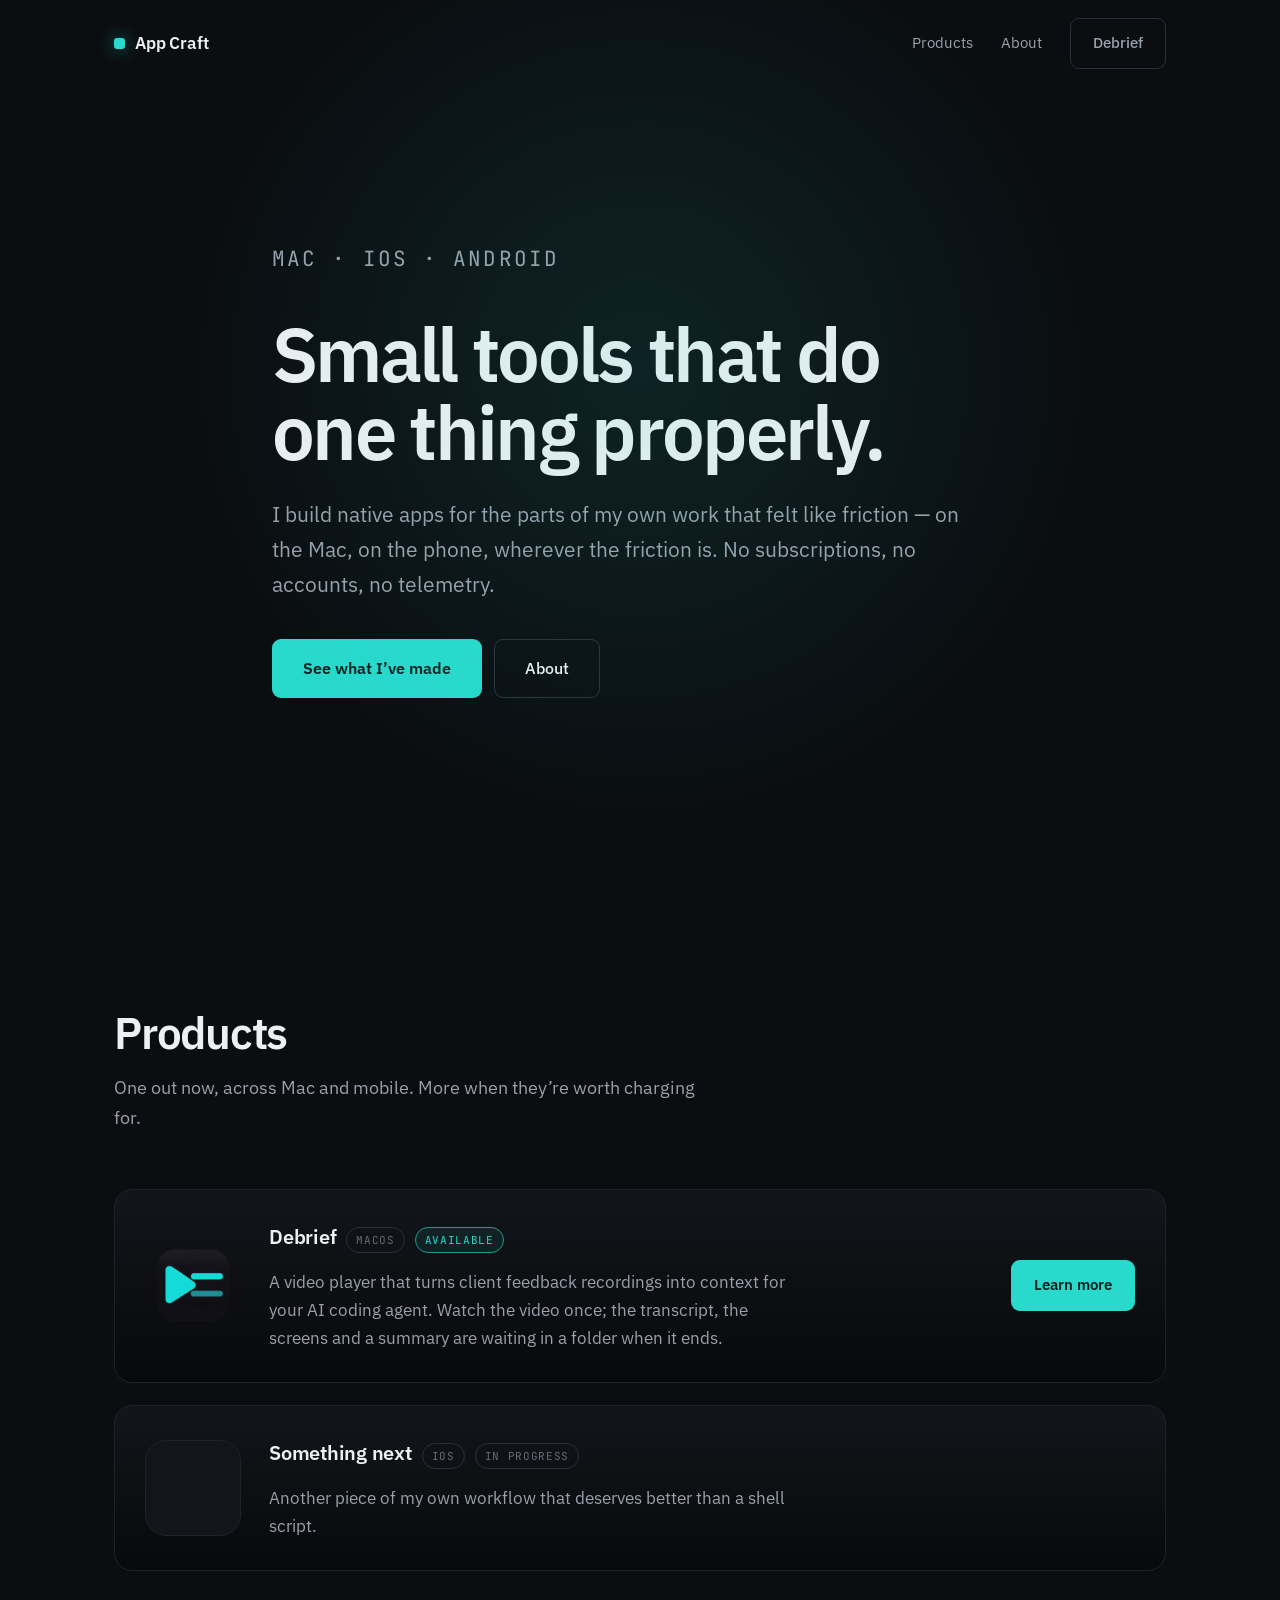
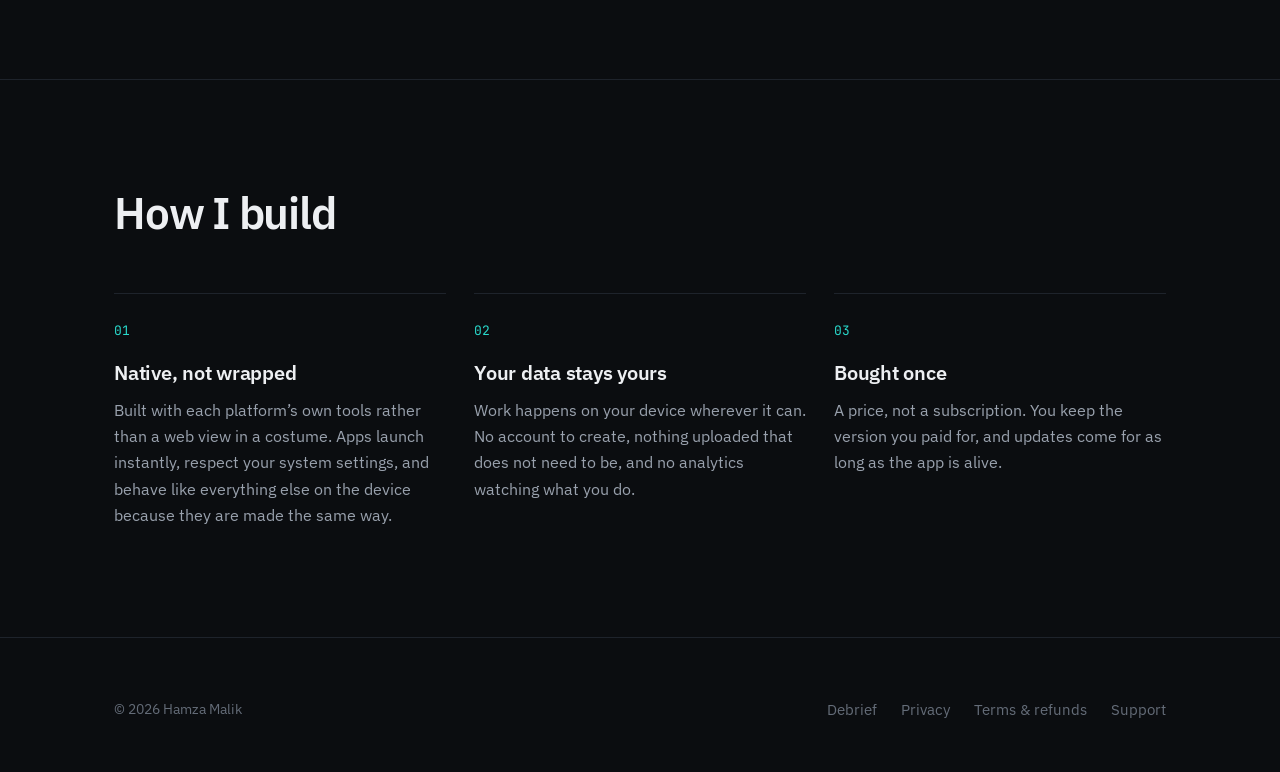
<file: index.html>
<!DOCTYPE html>
<html lang="en">
<head>
<meta charset="utf-8">
<meta name="viewport" content="width=device-width, initial-scale=1">
<title>App Craft — software for Mac, iOS and Android</title>
<meta name="description" content="Small, focused apps for Mac, iPhone and Android that do one thing properly. Made by Hamza Malik.">
<meta property="og:title" content="App Craft — software for Mac, iOS and Android">
<meta property="og:description" content="Small, focused apps that do one thing properly.">
<meta property="og:type" content="website">
<link rel="icon" href="assets/img/debrief-icon.png">
<link rel="preconnect" href="https://fonts.googleapis.com">
<link rel="preconnect" href="https://fonts.gstatic.com" crossorigin>
<link href="https://fonts.googleapis.com/css2?family=IBM+Plex+Sans:wght@400;500;600&family=JetBrains+Mono:wght@400;500&display=swap" rel="stylesheet">
<link rel="stylesheet" href="assets/style.css">
</head>
<body>

<nav class="nav">
  <div class="wrap nav__inner">
    <a class="brand" href="/"><span class="brand__mark" aria-hidden="true"></span> App Craft</a>
    <div class="nav__links">
      <a href="#products">Products</a>
      <a href="#about">About</a>
      <a class="btn btn--ghost" href="debrief.html">Debrief</a>
    </div>
  </div>
</nav>

<header class="hero">
  <div class="hero__glow" aria-hidden="true"></div>
  <div class="wrap">
    <p class="eyebrow reveal">Mac &middot; iOS &middot; Android</p>
    <h1 class="reveal" data-delay="1">Small tools that do one thing properly.</h1>
    <p class="reveal" data-delay="2">
      I build native apps for the parts of my own work that felt like friction — on the Mac,
      on the phone, wherever the friction is. No subscriptions, no accounts, no telemetry.
    </p>
    <div class="hero__actions reveal" data-delay="3">
      <a class="btn btn--primary btn--lg" href="#products">See what I&rsquo;ve made</a>
      <a class="btn btn--ghost btn--lg" href="#about">About</a>
    </div>
  </div>
</header>

<section id="products">
  <div class="wrap">
    <div class="section-head reveal">
      <h2>Products</h2>
      <p class="lede">One out now, across Mac and mobile. More when they&rsquo;re worth charging for.</p>
    </div>

    <div class="products">
      <article class="product reveal">
        <img class="product__icon" src="assets/img/debrief-icon.png" alt="Debrief app icon" width="96" height="96">
        <div>
          <div class="product__meta">
            <h3>Debrief</h3>
            <span class="tag">macOS</span>
            <span class="tag tag--live">Available</span>
          </div>
          <p>
            A video player that turns client feedback recordings into context for your AI coding
            agent. Watch the video once; the transcript, the screens and a summary are waiting
            in a folder when it ends.
          </p>
        </div>
        <a class="btn btn--primary" href="debrief.html">Learn more</a>
      </article>

      <article class="product product--soon reveal" data-delay="1">
        <div class="product__icon" style="background: var(--bg-raised); border: 1px solid var(--line);" aria-hidden="true"></div>
        <div>
          <div class="product__meta">
            <h3>Something next</h3>
            <span class="tag">iOS</span>
            <span class="tag">In progress</span>
          </div>
          <p>Another piece of my own workflow that deserves better than a shell script.</p>
        </div>
      </article>
    </div>
  </div>
</section>

<hr class="rule">

<section id="about">
  <div class="wrap">
    <div class="section-head reveal">
      <h2>How I build</h2>
    </div>

    <div class="steps">
      <div class="step reveal">
        <span class="step__n">01</span>
        <h3>Native, not wrapped</h3>
        <p>
          Built with each platform&rsquo;s own tools rather than a web view in a costume.
          Apps launch instantly, respect your system settings, and behave like everything
          else on the device because they are made the same way.
        </p>
      </div>
      <div class="step reveal" data-delay="1">
        <span class="step__n">02</span>
        <h3>Your data stays yours</h3>
        <p>
          Work happens on your device wherever it can. No account to create, nothing
          uploaded that does not need to be, and no analytics watching what you do.
        </p>
      </div>
      <div class="step reveal" data-delay="2">
        <span class="step__n">03</span>
        <h3>Bought once</h3>
        <p>
          A price, not a subscription. You keep the version you paid for, and updates
          come for as long as the app is alive.
        </p>
      </div>
    </div>
  </div>
</section>

<footer>
  <div class="wrap foot">
    <small>&copy; 2026 Hamza Malik</small>
    <div class="foot__links">
      <a href="debrief.html">Debrief</a>
      <a href="privacy.html">Privacy</a>
      <a href="terms.html">Terms &amp; refunds</a>
      <a href="mailto:appcraft.dev1@gmail.com">Support</a>
    </div>
  </div>
</footer>

<script src="assets/app.js"></script>
</body>
</html>
</file>
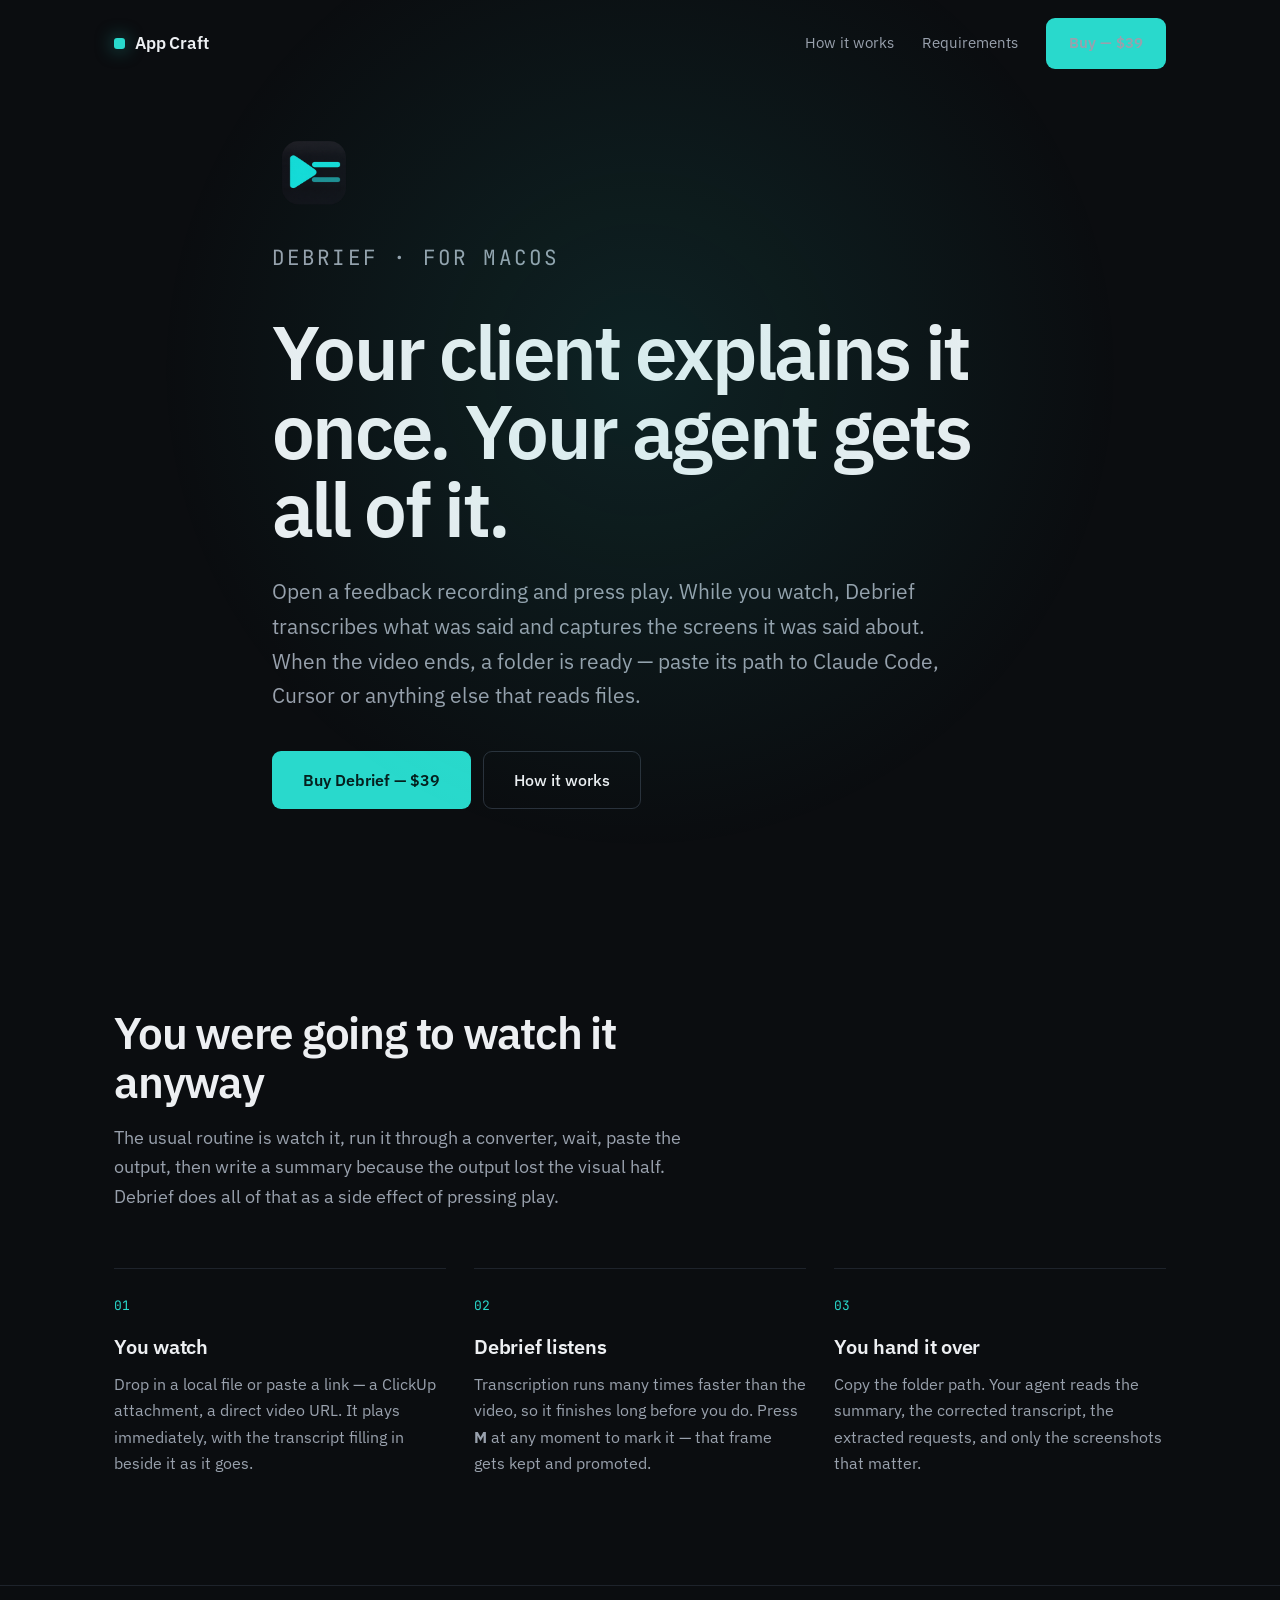
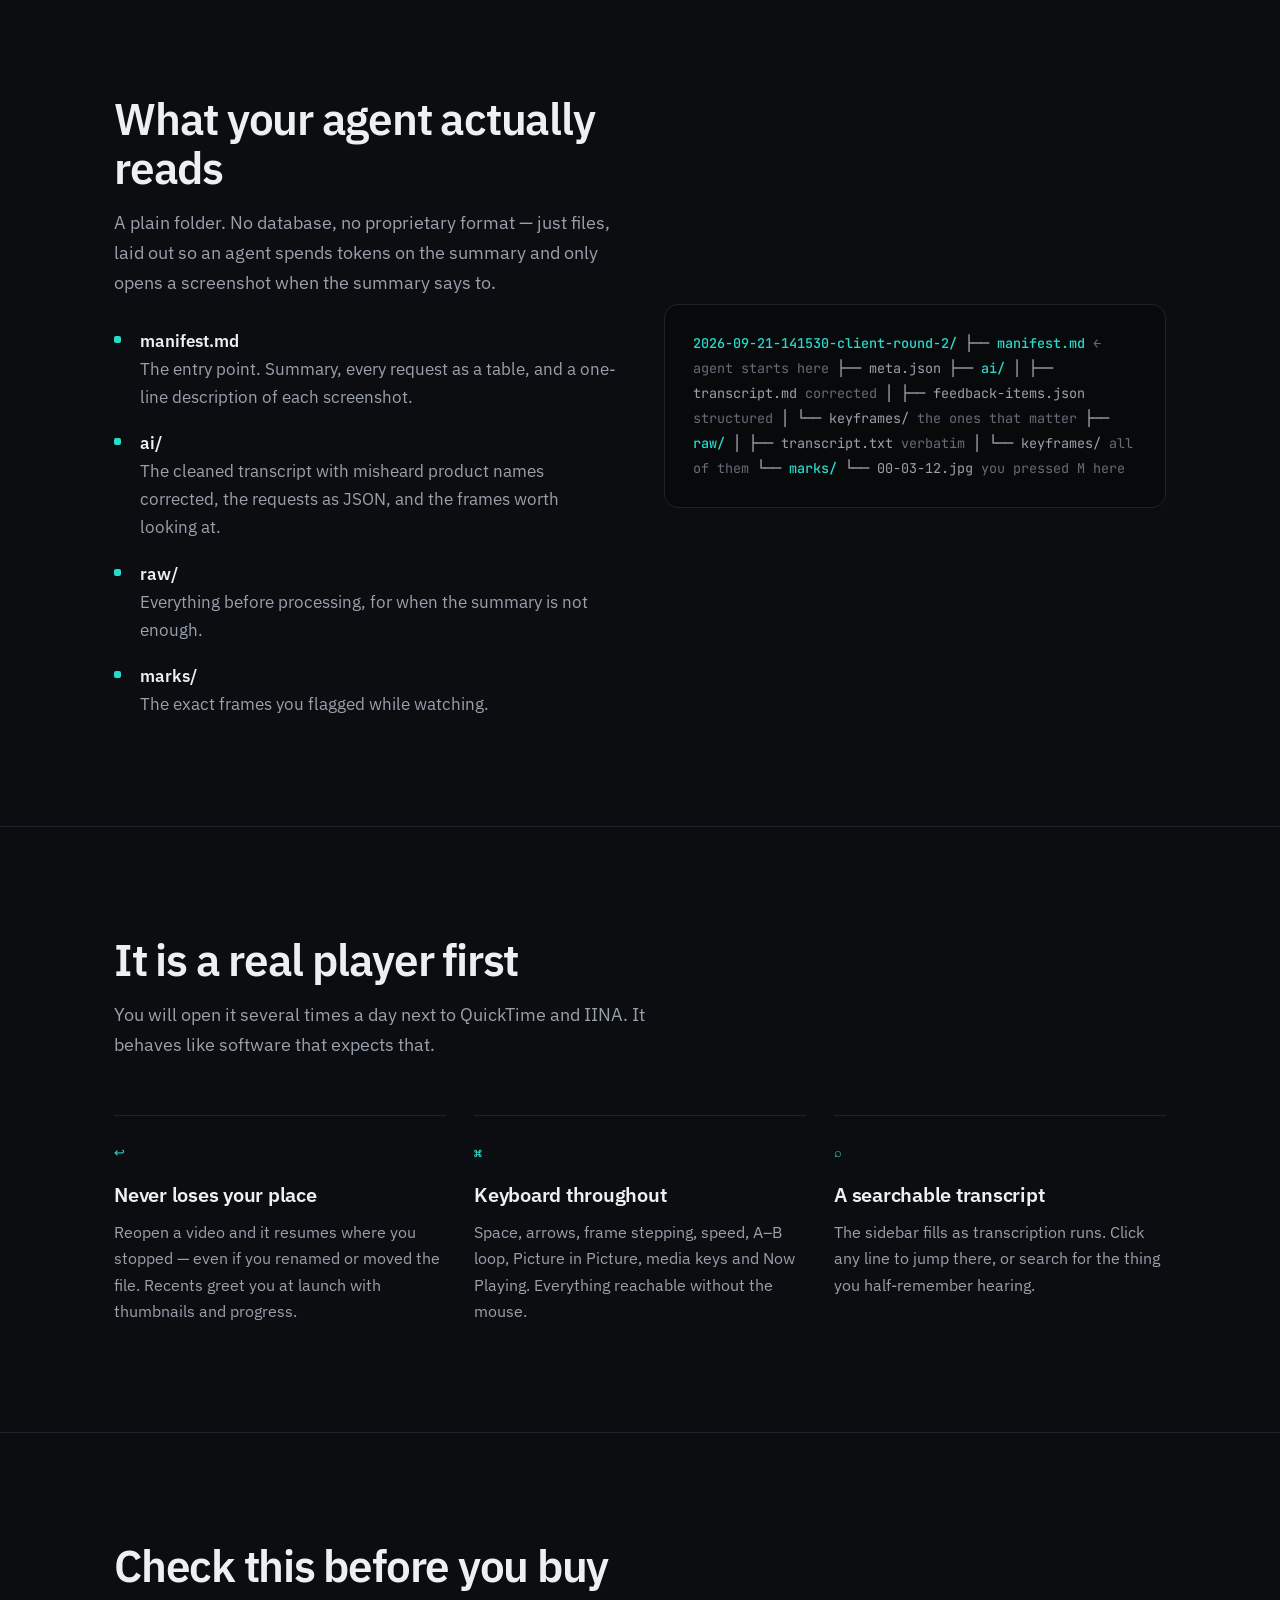
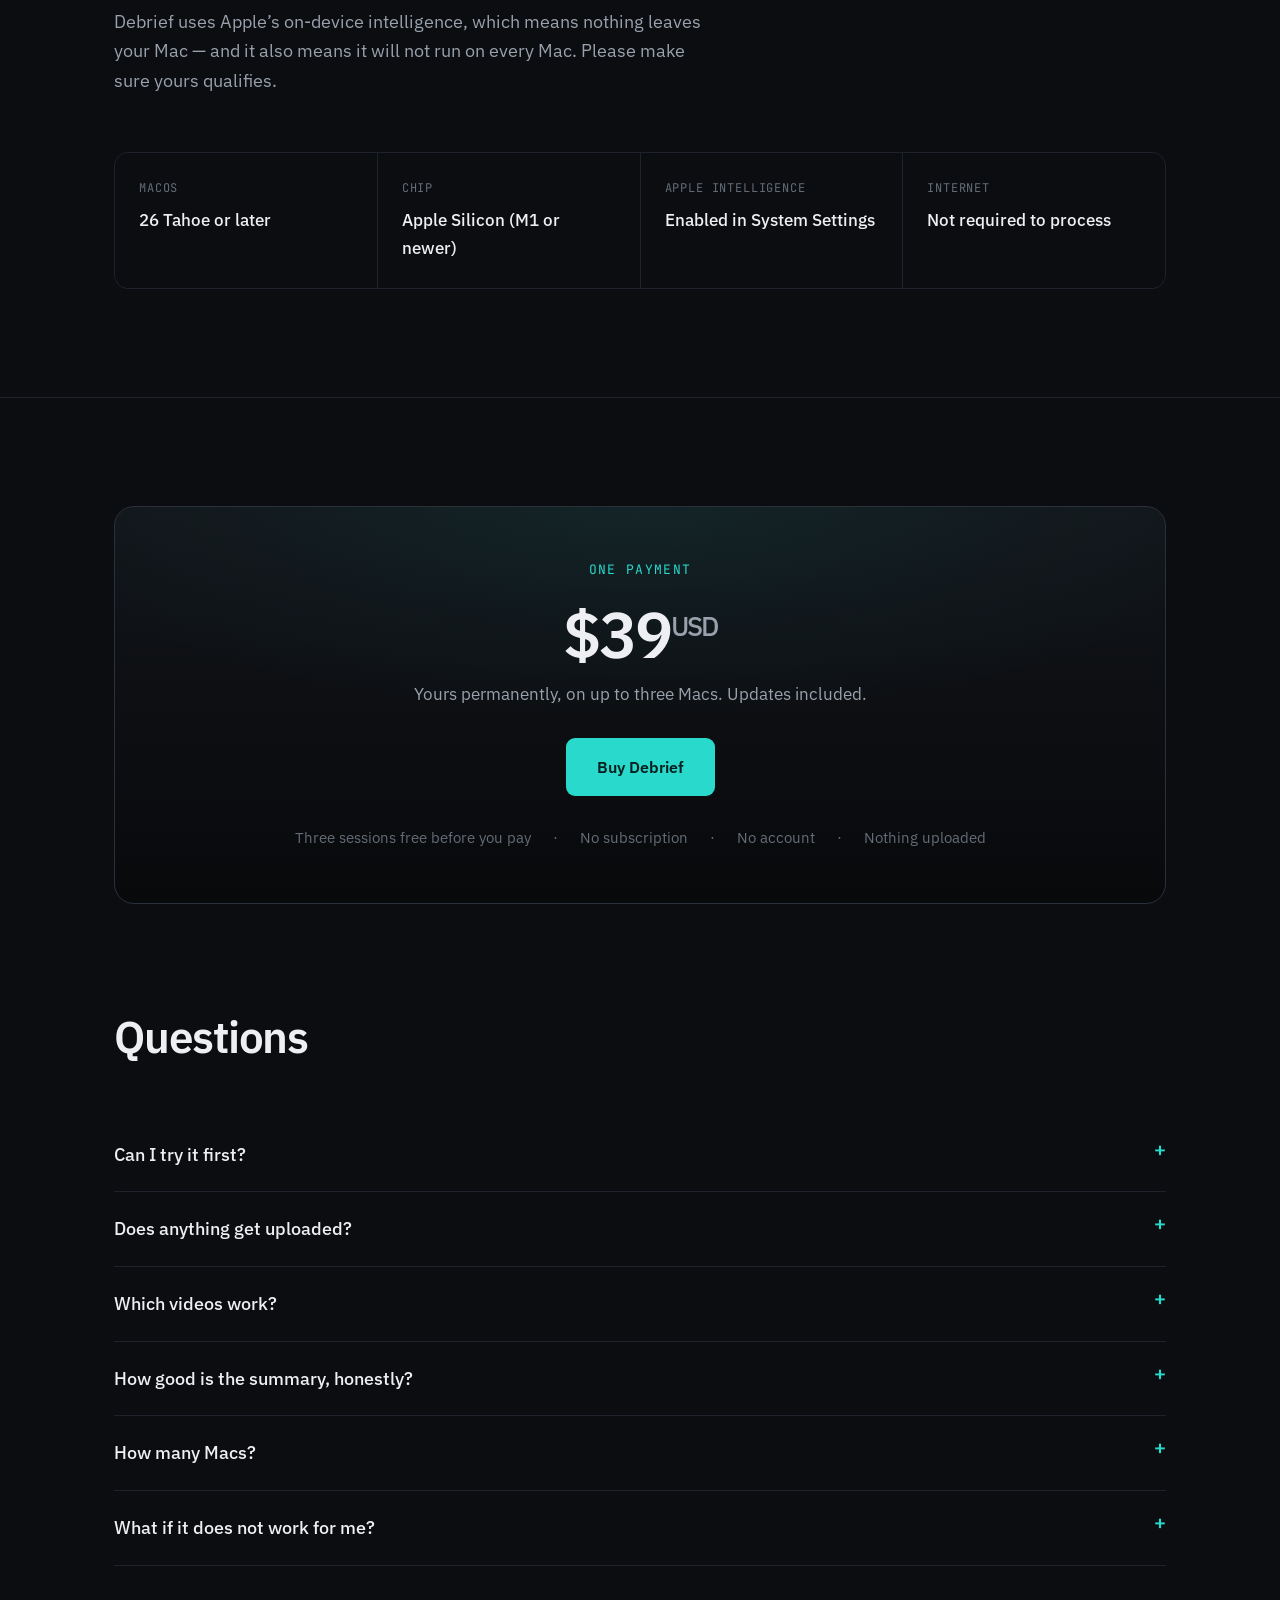
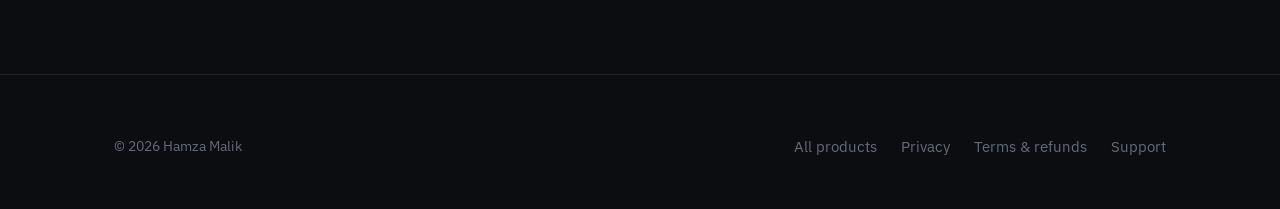
<file: debrief.html>
<!DOCTYPE html>
<html lang="en">
<head>
<meta charset="utf-8">
<meta name="viewport" content="width=device-width, initial-scale=1">
<title>Debrief — feedback videos become context for your coding agent</title>
<meta name="description" content="A Mac video player that transcribes client feedback and captures the screens while you watch, then hands your AI coding agent a folder it can read.">
<meta property="og:title" content="Debrief — feedback videos become context">
<meta property="og:description" content="Watch the video once. The transcript, the screens and a summary are waiting when it ends.">
<meta property="og:type" content="product">
<link rel="icon" href="assets/img/debrief-icon.png">
<link rel="preconnect" href="https://fonts.googleapis.com">
<link rel="preconnect" href="https://fonts.gstatic.com" crossorigin>
<link href="https://fonts.googleapis.com/css2?family=IBM+Plex+Sans:wght@400;500;600&family=JetBrains+Mono:wght@400;500&display=swap" rel="stylesheet">
<link rel="stylesheet" href="assets/style.css">
</head>
<body>

<nav class="nav">
  <div class="wrap nav__inner">
    <a class="brand" href="index.html"><span class="brand__mark" aria-hidden="true"></span> App Craft</a>
    <div class="nav__links">
      <a href="#how">How it works</a>
      <a href="#requirements">Requirements</a>
      <a class="btn btn--primary" href="#buy">Buy — $39</a>
    </div>
  </div>
</nav>

<header class="hero">
  <div class="hero__glow" aria-hidden="true"></div>
  <div class="wrap">
    <img class="reveal" src="assets/img/debrief-icon.png" alt="" width="84" height="84" style="border-radius:19px;margin-bottom:26px;display:block">
    <p class="eyebrow reveal">Debrief &middot; for macOS</p>
    <h1 class="reveal" data-delay="1">Your client explains it once. Your agent gets all of it.</h1>
    <p class="reveal" data-delay="2">
      Open a feedback recording and press play. While you watch, Debrief transcribes what was
      said and captures the screens it was said about. When the video ends, a folder is ready —
      paste its path to Claude Code, Cursor or anything else that reads files.
    </p>
    <div class="hero__actions reveal" data-delay="3">
      <a class="btn btn--primary btn--lg" href="#buy">Buy Debrief — $39</a>
      <a class="btn btn--ghost btn--lg" href="#how">How it works</a>
    </div>
  </div>
</header>

<section id="how">
  <div class="wrap">
    <div class="section-head reveal">
      <h2>You were going to watch it anyway</h2>
      <p class="lede">
        The usual routine is watch it, run it through a converter, wait, paste the output, then
        write a summary because the output lost the visual half. Debrief does all of that as a
        side effect of pressing play.
      </p>
    </div>

    <div class="steps">
      <div class="step reveal">
        <span class="step__n">01</span>
        <h3>You watch</h3>
        <p>Drop in a local file or paste a link — a ClickUp attachment, a direct video URL. It plays immediately, with the transcript filling in beside it as it goes.</p>
      </div>
      <div class="step reveal" data-delay="1">
        <span class="step__n">02</span>
        <h3>Debrief listens</h3>
        <p>Transcription runs many times faster than the video, so it finishes long before you do. Press <b>M</b> at any moment to mark it — that frame gets kept and promoted.</p>
      </div>
      <div class="step reveal" data-delay="2">
        <span class="step__n">03</span>
        <h3>You hand it over</h3>
        <p>Copy the folder path. Your agent reads the summary, the corrected transcript, the extracted requests, and only the screenshots that matter.</p>
      </div>
    </div>
  </div>
</section>

<hr class="rule">

<section>
  <div class="wrap bundle">
    <div class="reveal">
      <h2>What your agent actually reads</h2>
      <p class="lede" style="margin-bottom:30px">
        A plain folder. No database, no proprietary format — just files, laid out so an agent
        spends tokens on the summary and only opens a screenshot when the summary says to.
      </p>
      <ul class="list">
        <li><strong>manifest.md</strong> The entry point. Summary, every request as a table, and a one-line description of each screenshot.</li>
        <li><strong>ai/</strong> The cleaned transcript with misheard product names corrected, the requests as JSON, and the frames worth looking at.</li>
        <li><strong>raw/</strong> Everything before processing, for when the summary is not enough.</li>
        <li><strong>marks/</strong> The exact frames you flagged while watching.</li>
      </ul>
    </div>

    <div class="tree reveal" data-delay="1" aria-label="Example session folder structure">
<b>2026-09-21-141530-client-round-2/</b>
├── <b>manifest.md</b>          <i>← agent starts here</i>
├── meta.json
├── <b>ai/</b>
│   ├── transcript.md       <i>corrected</i>
│   ├── feedback-items.json <i>structured</i>
│   └── keyframes/          <i>the ones that matter</i>
├── <b>raw/</b>
│   ├── transcript.txt      <i>verbatim</i>
│   └── keyframes/          <i>all of them</i>
└── <b>marks/</b>
    └── 00-03-12.jpg        <i>you pressed M here</i>
    </div>
  </div>
</section>

<hr class="rule">

<section>
  <div class="wrap">
    <div class="section-head reveal">
      <h2>It is a real player first</h2>
      <p class="lede">
        You will open it several times a day next to QuickTime and IINA. It behaves like
        software that expects that.
      </p>
    </div>
    <div class="steps">
      <div class="step reveal">
        <span class="step__n">↩</span>
        <h3>Never loses your place</h3>
        <p>Reopen a video and it resumes where you stopped — even if you renamed or moved the file. Recents greet you at launch with thumbnails and progress.</p>
      </div>
      <div class="step reveal" data-delay="1">
        <span class="step__n">⌘</span>
        <h3>Keyboard throughout</h3>
        <p>Space, arrows, frame stepping, speed, A–B loop, Picture in Picture, media keys and Now Playing. Everything reachable without the mouse.</p>
      </div>
      <div class="step reveal" data-delay="2">
        <span class="step__n">⌕</span>
        <h3>A searchable transcript</h3>
        <p>The sidebar fills as transcription runs. Click any line to jump there, or search for the thing you half-remember hearing.</p>
      </div>
    </div>
  </div>
</section>

<hr class="rule">

<section id="requirements">
  <div class="wrap">
    <div class="section-head reveal">
      <h2>Check this before you buy</h2>
      <p class="lede">
        Debrief uses Apple&rsquo;s on-device intelligence, which means nothing leaves your Mac —
        and it also means it will not run on every Mac. Please make sure yours qualifies.
      </p>
    </div>
    <dl class="reqs reveal">
      <div class="req"><dt>macOS</dt><dd>26 Tahoe or later</dd></div>
      <div class="req"><dt>Chip</dt><dd>Apple Silicon (M1 or newer)</dd></div>
      <div class="req"><dt>Apple Intelligence</dt><dd>Enabled in System Settings</dd></div>
      <div class="req"><dt>Internet</dt><dd>Not required to process</dd></div>
    </dl>
  </div>
</section>

<hr class="rule">

<section id="buy">
  <div class="wrap">
    <div class="price-card reveal">
      <p class="eyebrow">One payment</p>
      <p class="price">$39<sup>USD</sup></p>
      <p class="price-note">Yours permanently, on up to three Macs. Updates included.</p>
      <a class="btn btn--primary btn--lg" href="https://getappcraft.lemonsqueezy.com/checkout/buy/982fca46-b35d-4577-b6e7-ce5a801bb7f1" data-checkout>Buy Debrief</a>
      <div class="price-points">
        <span>Three sessions free before you pay</span>
        <span>·</span>
        <span>No subscription</span>
        <span>·</span>
        <span>No account</span>
        <span>·</span>
        <span>Nothing uploaded</span>
      </div>
    </div>
  </div>
</section>

<section style="padding-top:0">
  <div class="wrap">
    <div class="section-head reveal"><h2>Questions</h2></div>
    <div class="faq reveal">
      <details>
        <summary>Can I try it first?</summary>
        <p>Yes. The first three videos you process are free, with nothing held back — full transcript, screens and summary. The licence prompt appears on the fourth. The trial is counted in sessions rather than days because the product is judged per video, not per week.</p>
      </details>
      <details>
        <summary>Does anything get uploaded?</summary>
        <p>No. Transcription and summarisation run on your Mac using Apple&rsquo;s on-device models. There is no account, no server of mine, and no analytics. A video opened from a URL is fetched from that URL and nowhere else.</p>
      </details>
      <details>
        <summary>Which videos work?</summary>
        <p>Local files in any format macOS plays, and direct video links — including ClickUp attachments. YouTube, Loom and Vimeo links do not work: those sites do not serve a video file a player can open.</p>
      </details>
      <details>
        <summary>How good is the summary, honestly?</summary>
        <p>It depends on the recording. Clear narration over an app produces a genuinely useful list of requests. Rambling, heavy background noise, or unusual product names can produce something rougher — which is why the verbatim transcript and every captured frame are always kept alongside it, and why you get three free sessions to judge it on your own videos.</p>
      </details>
      <details>
        <summary>How many Macs?</summary>
        <p>Three. Enough for a laptop, a desktop and a spare, and you can move a licence between machines from Settings.</p>
      </details>
      <details>
        <summary>What if it does not work for me?</summary>
        <p>Email me and I will refund you. The three free sessions exist so this should rarely be necessary — please check the requirements above before buying, since Debrief cannot run without Apple Intelligence.</p>
      </details>
    </div>
  </div>
</section>

<footer>
  <div class="wrap foot">
    <small>&copy; 2026 Hamza Malik</small>
    <div class="foot__links">
      <a href="index.html">All products</a>
      <a href="privacy.html">Privacy</a>
      <a href="terms.html">Terms &amp; refunds</a>
      <a href="mailto:appcraft.dev1@gmail.com">Support</a>
    </div>
  </div>
</footer>

<script src="assets/app.js"></script>
</body>
</html>
</file>
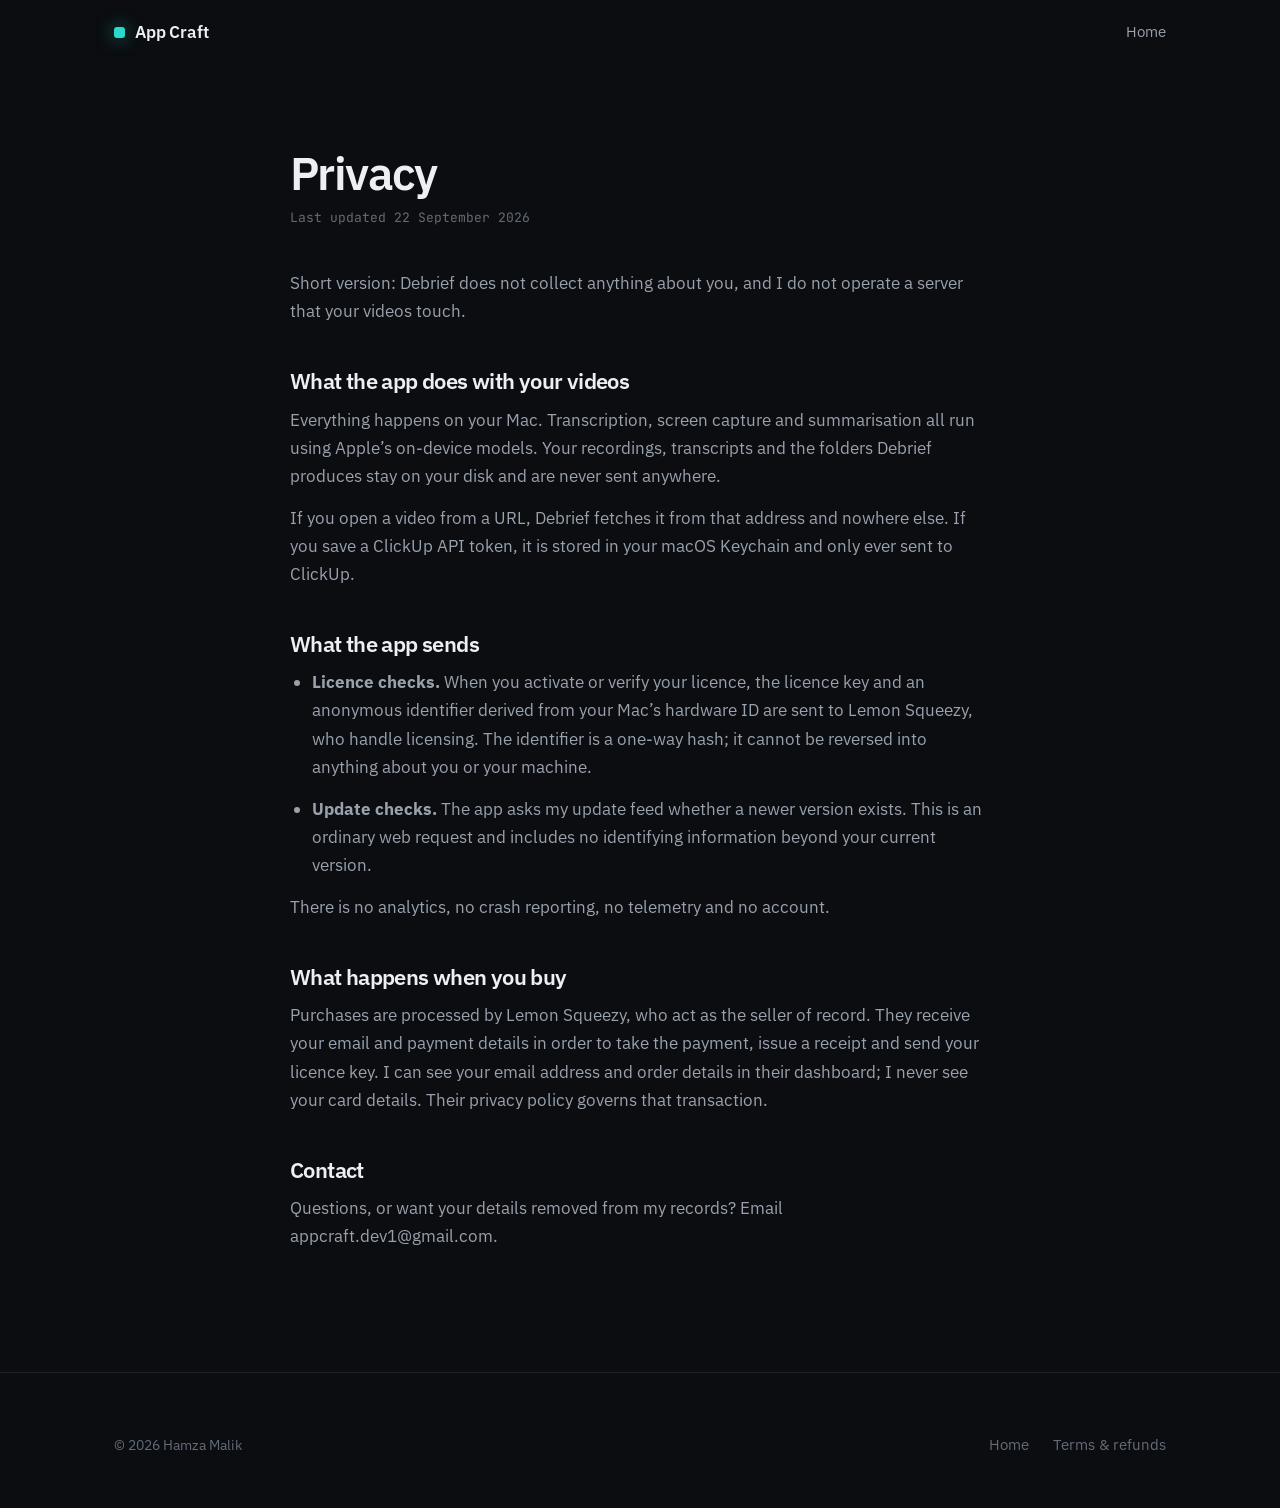
<file: privacy.html>
<!DOCTYPE html>
<html lang="en">
<head>
<meta charset="utf-8">
<meta name="viewport" content="width=device-width, initial-scale=1">
<title>Privacy — App Craft</title>
<meta name="robots" content="noindex">
<link rel="icon" href="assets/img/debrief-icon.png">
<link rel="preconnect" href="https://fonts.googleapis.com">
<link rel="preconnect" href="https://fonts.gstatic.com" crossorigin>
<link href="https://fonts.googleapis.com/css2?family=IBM+Plex+Sans:wght@400;500;600&family=JetBrains+Mono:wght@400;500&display=swap" rel="stylesheet">
<link rel="stylesheet" href="assets/style.css">
</head>
<body>
<nav class="nav" data-scrolled="true">
  <div class="wrap nav__inner">
    <a class="brand" href="index.html"><span class="brand__mark" aria-hidden="true"></span> App Craft</a>
    <div class="nav__links"><a href="index.html">Home</a></div>
  </div>
</nav>

<main class="wrap prose">
  <h1>Privacy</h1>
  <p class="updated">Last updated 22 September 2026</p>

  <p>Short version: Debrief does not collect anything about you, and I do not operate a server that your videos touch.</p>

  <h2>What the app does with your videos</h2>
  <p>Everything happens on your Mac. Transcription, screen capture and summarisation all run using Apple&rsquo;s on-device models. Your recordings, transcripts and the folders Debrief produces stay on your disk and are never sent anywhere.</p>
  <p>If you open a video from a URL, Debrief fetches it from that address and nowhere else. If you save a ClickUp API token, it is stored in your macOS Keychain and only ever sent to ClickUp.</p>

  <h2>What the app sends</h2>
  <ul>
    <li><strong>Licence checks.</strong> When you activate or verify your licence, the licence key and an anonymous identifier derived from your Mac&rsquo;s hardware ID are sent to Lemon Squeezy, who handle licensing. The identifier is a one-way hash; it cannot be reversed into anything about you or your machine.</li>
    <li><strong>Update checks.</strong> The app asks my update feed whether a newer version exists. This is an ordinary web request and includes no identifying information beyond your current version.</li>
  </ul>
  <p>There is no analytics, no crash reporting, no telemetry and no account.</p>

  <h2>What happens when you buy</h2>
  <p>Purchases are processed by Lemon Squeezy, who act as the seller of record. They receive your email and payment details in order to take the payment, issue a receipt and send your licence key. I can see your email address and order details in their dashboard; I never see your card details. Their privacy policy governs that transaction.</p>

  <h2>Contact</h2>
  <p>Questions, or want your details removed from my records? Email <a href="mailto:appcraft.dev1@gmail.com">appcraft.dev1@gmail.com</a>.</p>
</main>

<footer>
  <div class="wrap foot">
    <small>&copy; 2026 Hamza Malik</small>
    <div class="foot__links">
      <a href="index.html">Home</a>
      <a href="terms.html">Terms &amp; refunds</a>
    </div>
  </div>
</footer>
<script src="assets/app.js"></script>
</body>
</html>
</file>
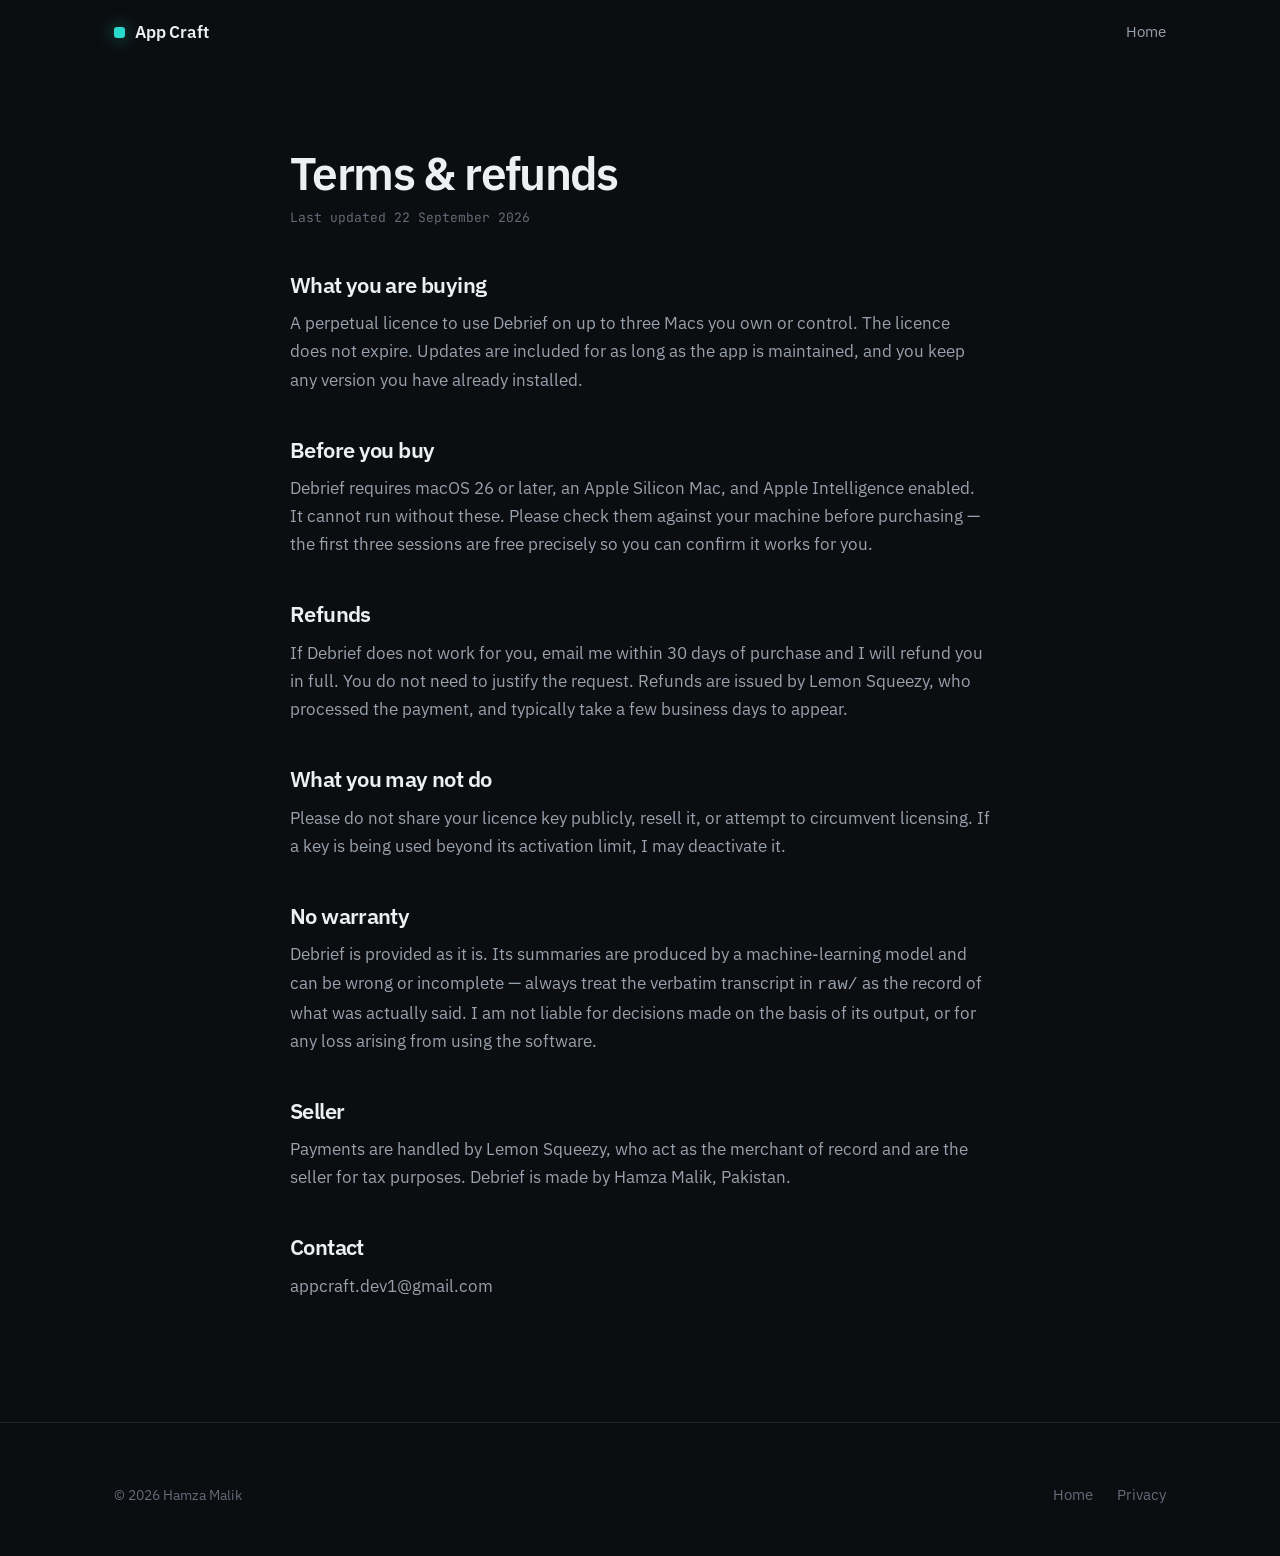
<file: terms.html>
<!DOCTYPE html>
<html lang="en">
<head>
<meta charset="utf-8">
<meta name="viewport" content="width=device-width, initial-scale=1">
<title>Terms &amp; refunds — App Craft</title>
<meta name="robots" content="noindex">
<link rel="icon" href="assets/img/debrief-icon.png">
<link rel="preconnect" href="https://fonts.googleapis.com">
<link rel="preconnect" href="https://fonts.gstatic.com" crossorigin>
<link href="https://fonts.googleapis.com/css2?family=IBM+Plex+Sans:wght@400;500;600&family=JetBrains+Mono:wght@400;500&display=swap" rel="stylesheet">
<link rel="stylesheet" href="assets/style.css">
</head>
<body>
<nav class="nav" data-scrolled="true">
  <div class="wrap nav__inner">
    <a class="brand" href="index.html"><span class="brand__mark" aria-hidden="true"></span> App Craft</a>
    <div class="nav__links"><a href="index.html">Home</a></div>
  </div>
</nav>

<main class="wrap prose">
  <h1>Terms &amp; refunds</h1>
  <p class="updated">Last updated 22 September 2026</p>

  <h2>What you are buying</h2>
  <p>A perpetual licence to use Debrief on up to three Macs you own or control. The licence does not expire. Updates are included for as long as the app is maintained, and you keep any version you have already installed.</p>

  <h2>Before you buy</h2>
  <p>Debrief requires macOS 26 or later, an Apple Silicon Mac, and Apple Intelligence enabled. It cannot run without these. Please check them against your machine before purchasing — the first three sessions are free precisely so you can confirm it works for you.</p>

  <h2>Refunds</h2>
  <p>If Debrief does not work for you, email me within 30 days of purchase and I will refund you in full. You do not need to justify the request. Refunds are issued by Lemon Squeezy, who processed the payment, and typically take a few business days to appear.</p>

  <h2>What you may not do</h2>
  <p>Please do not share your licence key publicly, resell it, or attempt to circumvent licensing. If a key is being used beyond its activation limit, I may deactivate it.</p>

  <h2>No warranty</h2>
  <p>Debrief is provided as it is. Its summaries are produced by a machine-learning model and can be wrong or incomplete — always treat the verbatim transcript in <code>raw/</code> as the record of what was actually said. I am not liable for decisions made on the basis of its output, or for any loss arising from using the software.</p>

  <h2>Seller</h2>
  <p>Payments are handled by Lemon Squeezy, who act as the merchant of record and are the seller for tax purposes. Debrief is made by Hamza Malik, Pakistan.</p>

  <h2>Contact</h2>
  <p><a href="mailto:appcraft.dev1@gmail.com">appcraft.dev1@gmail.com</a></p>
</main>

<footer>
  <div class="wrap foot">
    <small>&copy; 2026 Hamza Malik</small>
    <div class="foot__links">
      <a href="index.html">Home</a>
      <a href="privacy.html">Privacy</a>
    </div>
  </div>
</footer>
<script src="assets/app.js"></script>
</body>
</html>
</file>
<file: assets/style.css>
:root {
  --bg: #0B0D10;
  --bg-raised: #12151A;
  --bg-sunken: #08090B;
  --line: #1E232B;
  --line-strong: #2A313B;
  --text: #EDEFF2;
  --text-dim: #99A1AD;
  --text-faint: #646C78;
  --accent: #29D9CC;
  --accent-dim: #1B9C93;
  --accent-wash: rgba(41, 217, 204, 0.08);

  --sans: "IBM Plex Sans", -apple-system, BlinkMacSystemFont, system-ui, sans-serif;
  --mono: "JetBrains Mono", ui-monospace, SFMono-Regular, Menlo, monospace;

  --gutter: clamp(20px, 5vw, 64px);
  --max: 1180px;
  --section: clamp(80px, 12vh, 150px);
}

* { box-sizing: border-box; margin: 0; padding: 0; }

html { scroll-behavior: smooth; -webkit-text-size-adjust: 100%; }

body {
  background: var(--bg);
  color: var(--text);
  font-family: var(--sans);
  font-size: 17px;
  line-height: 1.65;
  -webkit-font-smoothing: antialiased;
  overflow-x: hidden;
}

a { color: inherit; text-decoration: none; }

::selection { background: var(--accent); color: #05201E; }

:focus-visible {
  outline: 2px solid var(--accent);
  outline-offset: 3px;
  border-radius: 3px;
}

.wrap {
  max-width: var(--max);
  margin: 0 auto;
  padding: 0 var(--gutter);
}

/* ---------- nav ---------- */

.nav {
  position: fixed;
  inset: 0 0 auto 0;
  z-index: 100;
  padding: 18px 0;
  transition: background 250ms ease, border-color 250ms ease, padding 250ms ease;
  border-bottom: 1px solid transparent;
}

.nav[data-scrolled="true"] {
  background: rgba(11, 13, 16, 0.82);
  backdrop-filter: saturate(160%) blur(14px);
  border-bottom-color: var(--line);
  padding: 12px 0;
}

.nav__inner { display: flex; align-items: center; justify-content: space-between; gap: 24px; }

.brand {
  display: inline-flex;
  align-items: center;
  gap: 10px;
  font-weight: 600;
  letter-spacing: -0.01em;
}

.brand__mark {
  width: 11px; height: 11px;
  border-radius: 3px;
  background: var(--accent);
  box-shadow: 0 0 18px rgba(41, 217, 204, 0.55);
}

.nav__links { display: flex; align-items: center; gap: 28px; font-size: 15px; }
.nav__links a { color: var(--text-dim); transition: color 180ms ease; }
.nav__links a:hover { color: var(--text); }

@media (max-width: 640px) { .nav__links a:not(.btn) { display: none; } }

/* ---------- buttons ---------- */

.btn {
  display: inline-flex;
  align-items: center;
  justify-content: center;
  gap: 9px;
  padding: 12px 22px;
  border-radius: 9px;
  font-size: 15px;
  font-weight: 500;
  border: 1px solid transparent;
  transition: transform 180ms ease, background 180ms ease, border-color 180ms ease;
  white-space: nowrap;
  cursor: pointer;
}

.btn--primary { background: var(--accent); color: #05201E; font-weight: 600; }
.btn--primary:hover { background: #3EE8DB; transform: translateY(-1px); }

.btn--ghost { border-color: var(--line-strong); color: var(--text); }
.btn--ghost:hover { border-color: var(--accent); color: var(--accent); }

.btn--lg { padding: 15px 30px; font-size: 16px; }

/* ---------- hero ---------- */

.hero {
  min-height: 100svh;
  display: flex;
  align-items: center;
  position: relative;
  padding: 120px 0 80px;
  overflow: hidden;
}

.hero__glow {
  position: absolute;
  top: -20%; left: 50%;
  width: min(1100px, 130vw);
  aspect-ratio: 1;
  transform: translateX(-50%);
  background: radial-gradient(circle, rgba(41, 217, 204, 0.11) 0%, transparent 62%);
  pointer-events: none;
  will-change: transform;
}

.eyebrow {
  font-family: var(--mono);
  font-size: 13px;
  letter-spacing: 0.1em;
  text-transform: uppercase;
  color: var(--accent);
  margin-bottom: 22px;
}

h1 {
  font-size: clamp(40px, 7vw, 76px);
  line-height: 1.03;
  letter-spacing: -0.035em;
  font-weight: 600;
  max-width: 16ch;
  margin-bottom: 26px;
}

.hero p {
  font-size: clamp(17px, 2.1vw, 21px);
  color: var(--text-dim);
  max-width: 54ch;
  margin-bottom: 38px;
}

.hero__actions { display: flex; flex-wrap: wrap; gap: 12px; }

/* ---------- sections ---------- */

section { padding: var(--section) 0; }

.section-head { margin-bottom: 56px; max-width: 60ch; }

h2 {
  font-size: clamp(28px, 4.2vw, 44px);
  line-height: 1.12;
  letter-spacing: -0.028em;
  font-weight: 600;
  margin-bottom: 16px;
}

h3 { font-size: 20px; font-weight: 600; letter-spacing: -0.012em; margin-bottom: 8px; }

.lede { color: var(--text-dim); font-size: 18px; }

.rule { height: 1px; background: var(--line); border: 0; }

/* ---------- product cards ---------- */

.products { display: grid; gap: 22px; }

.product {
  display: grid;
  grid-template-columns: 96px 1fr auto;
  gap: 28px;
  align-items: center;
  padding: 30px;
  border: 1px solid var(--line);
  border-radius: 18px;
  background: linear-gradient(180deg, var(--bg-raised), var(--bg-sunken));
  transition: border-color 220ms ease, transform 220ms ease;
}

.product:hover { border-color: var(--line-strong); transform: translateY(-2px); }

.product__icon { width: 96px; height: 96px; border-radius: 21px; display: block; }

.product__meta { display: flex; align-items: center; gap: 10px; margin-bottom: 7px; }

.tag {
  font-family: var(--mono);
  font-size: 11px;
  letter-spacing: 0.06em;
  text-transform: uppercase;
  padding: 3px 9px;
  border-radius: 999px;
  border: 1px solid var(--line-strong);
  color: var(--text-faint);
}

.tag--live { color: var(--accent); border-color: var(--accent-dim); background: var(--accent-wash); }

.product p { color: var(--text-dim); max-width: 52ch; }

.product--soon { opacity: 0.55; }

@media (max-width: 760px) {
  .product { grid-template-columns: 64px 1fr; gap: 20px; padding: 24px; }
  .product__icon { width: 64px; height: 64px; border-radius: 14px; }
  .product .btn { grid-column: 1 / -1; }
}

/* ---------- steps ---------- */

.steps { display: grid; grid-template-columns: repeat(auto-fit, minmax(240px, 1fr)); gap: 28px; }

.step { padding-top: 26px; border-top: 1px solid var(--line); }

.step__n {
  font-family: var(--mono);
  font-size: 13px;
  color: var(--accent);
  margin-bottom: 14px;
  display: block;
}

.step p { color: var(--text-dim); font-size: 16px; }

/* ---------- code / bundle ---------- */

.bundle {
  display: grid;
  grid-template-columns: minmax(0, 1fr) minmax(0, 1fr);
  gap: 48px;
  align-items: center;
}

@media (max-width: 860px) { .bundle { grid-template-columns: 1fr; gap: 32px; } }

.tree {
  font-family: var(--mono);
  font-size: 13.5px;
  line-height: 1.85;
  background: var(--bg-sunken);
  border: 1px solid var(--line);
  border-radius: 14px;
  padding: 26px 28px;
  color: var(--text-dim);
  overflow-x: auto;
}

.tree b { color: var(--accent); font-weight: 500; }
.tree i { color: var(--text-faint); font-style: normal; }

.list { list-style: none; display: grid; gap: 18px; }
.list li { padding-left: 26px; position: relative; color: var(--text-dim); }
.list li::before {
  content: "";
  position: absolute; left: 0; top: 9px;
  width: 7px; height: 7px; border-radius: 2px;
  background: var(--accent);
}
.list strong { color: var(--text); font-weight: 600; display: block; }

/* ---------- requirements ---------- */

.reqs {
  display: grid;
  grid-template-columns: repeat(auto-fit, minmax(200px, 1fr));
  gap: 1px;
  background: var(--line);
  border: 1px solid var(--line);
  border-radius: 14px;
  overflow: hidden;
}

.req { background: var(--bg); padding: 26px 24px; }
.req dt { font-family: var(--mono); font-size: 12px; letter-spacing: 0.07em; text-transform: uppercase; color: var(--text-faint); margin-bottom: 7px; }
.req dd { font-size: 17px; font-weight: 500; }

/* ---------- price ---------- */

.price-card {
  border: 1px solid var(--line-strong);
  border-radius: 20px;
  padding: clamp(32px, 5vw, 52px);
  background:
    radial-gradient(900px 300px at 50% 0%, var(--accent-wash), transparent 70%),
    linear-gradient(180deg, var(--bg-raised), var(--bg-sunken));
  text-align: center;
}

.price { font-size: clamp(44px, 7vw, 64px); font-weight: 600; letter-spacing: -0.035em; line-height: 1; }
.price sup { font-size: 0.42em; vertical-align: super; color: var(--text-dim); font-weight: 500; }
.price-note { color: var(--text-dim); margin: 14px 0 30px; }

.price-points { display: flex; flex-wrap: wrap; justify-content: center; gap: 10px 22px; margin-top: 30px; font-size: 15px; color: var(--text-faint); }

/* ---------- faq ---------- */

.faq { display: grid; gap: 0; }

details {
  border-bottom: 1px solid var(--line);
  padding: 22px 0;
}

summary {
  cursor: pointer;
  font-weight: 500;
  font-size: 18px;
  list-style: none;
  display: flex;
  justify-content: space-between;
  gap: 20px;
  align-items: flex-start;
}

summary::-webkit-details-marker { display: none; }

summary::after {
  content: "+";
  font-family: var(--mono);
  color: var(--accent);
  font-size: 20px;
  line-height: 1;
  transition: transform 220ms ease;
}

details[open] summary::after { transform: rotate(45deg); }

details p { color: var(--text-dim); margin-top: 14px; max-width: 70ch; font-size: 16px; }

/* ---------- footer ---------- */

footer { padding: 60px 0 50px; border-top: 1px solid var(--line); }
.foot { display: flex; flex-wrap: wrap; gap: 20px 40px; justify-content: space-between; align-items: center; }
.foot__links { display: flex; flex-wrap: wrap; gap: 24px; font-size: 15px; color: var(--text-faint); }
.foot__links a:hover { color: var(--text); }
.foot small { color: var(--text-faint); font-size: 14px; }

/* ---------- scroll reveal ---------- */

.reveal {
  opacity: 0;
  transform: translateY(22px);
  transition: opacity 700ms cubic-bezier(0.22, 1, 0.36, 1), transform 700ms cubic-bezier(0.22, 1, 0.36, 1);
}

.reveal[data-visible="true"] { opacity: 1; transform: none; }

.reveal[data-delay="1"] { transition-delay: 90ms; }
.reveal[data-delay="2"] { transition-delay: 180ms; }
.reveal[data-delay="3"] { transition-delay: 270ms; }

@media (prefers-reduced-motion: reduce) {
  html { scroll-behavior: auto; }
  .reveal { opacity: 1; transform: none; transition: none; }
  .hero__glow { transform: translateX(-50%) !important; }
  * { animation-duration: 0.01ms !important; transition-duration: 0.01ms !important; }
}

/* ---------- prose (legal pages) ---------- */

.prose { max-width: 70ch; padding: 150px 0 var(--section); }
.prose h1 { font-size: clamp(32px, 5vw, 46px); margin-bottom: 10px; }
.prose h2 { font-size: 22px; margin: 44px 0 12px; }
.prose p, .prose li { color: var(--text-dim); margin-bottom: 14px; }
.prose ul { padding-left: 22px; }
.prose .updated { font-family: var(--mono); font-size: 13px; color: var(--text-faint); margin-bottom: 40px; }
</file>
